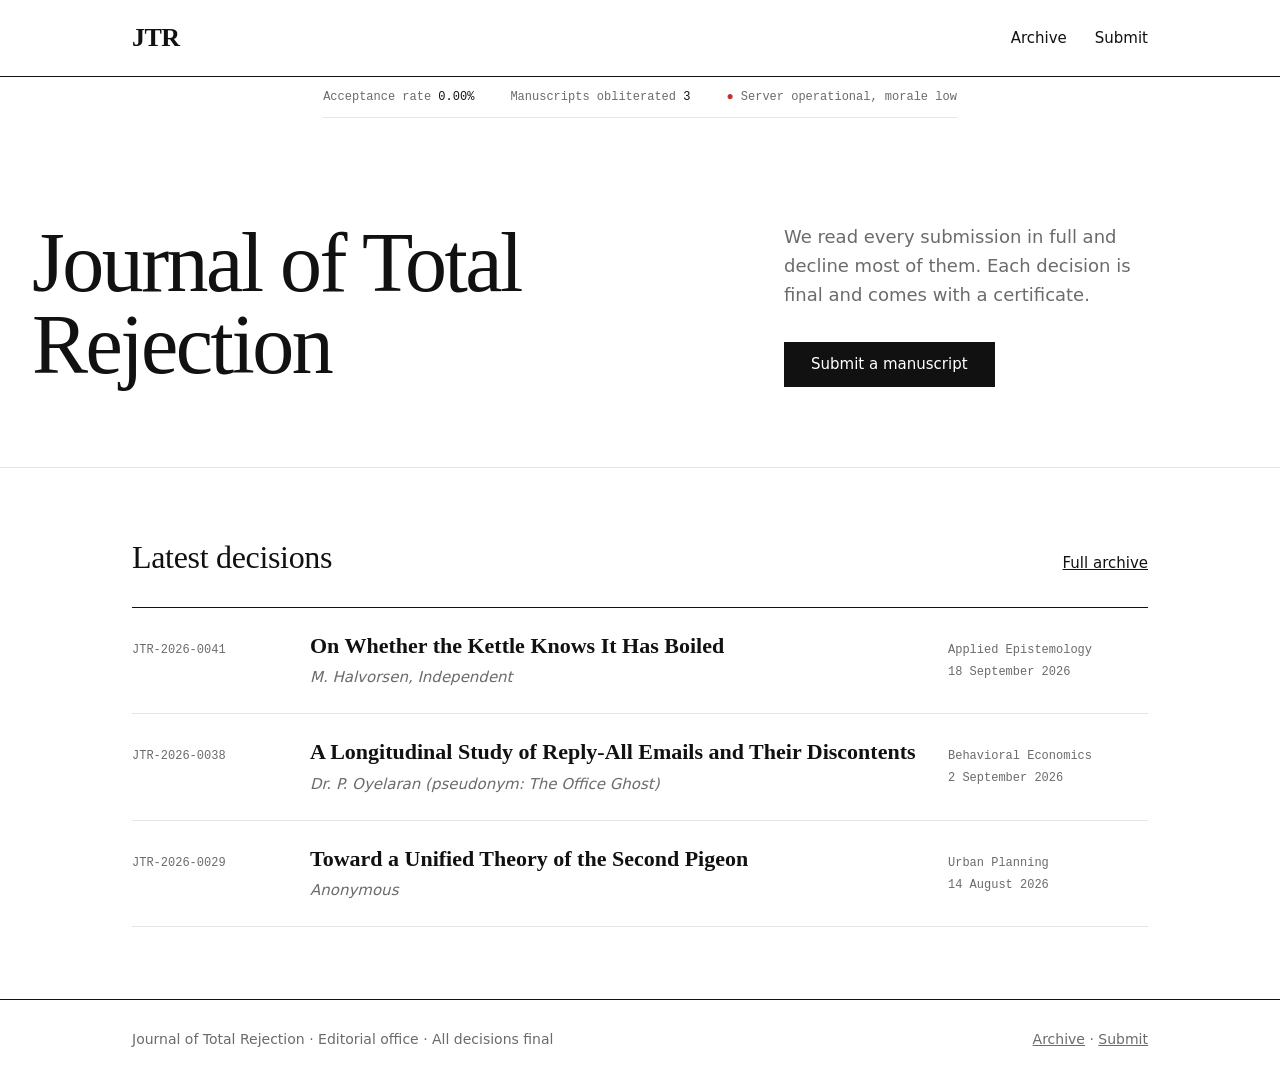
<file: index.html>
<!DOCTYPE html>
<html lang="en">
<head>
<meta charset="UTF-8">
<meta name="viewport" content="width=device-width, initial-scale=1">
<title>JTR · Satirical Academic Journal of Rejected Papers</title>
<meta name="description" content="A satirical academic journal that publishes nothing but its own rejections. Submit your paper or absurd research idea and receive a formal, printable rejection certificate.">
<!-- seo:start -->
<link rel="canonical" href="https://example.com/">
<meta name="robots" content="index, follow">
<meta property="og:type" content="website">
<meta property="og:site_name" content="JTR · Journal of Total Rejection">
<meta property="og:title" content="JTR · Satirical Academic Journal of Rejected Papers">
<meta property="og:description" content="A satirical academic journal that publishes nothing but its own rejections. Submit your paper or absurd research idea and receive a formal, printable rejection certificate.">
<meta property="og:url" content="https://example.com/">
<meta property="og:image" content="https://example.com/assets/og-card.svg">
<meta name="twitter:card" content="summary_large_image">
<meta name="twitter:title" content="JTR · Satirical Academic Journal of Rejected Papers">
<meta name="twitter:description" content="A satirical academic journal that publishes nothing but its own rejections. Submit your paper or absurd research idea and receive a formal, printable rejection certificate.">
<meta name="twitter:image" content="https://example.com/assets/og-card.svg">
<!-- seo:end -->
<link rel="icon" href="assets/favicon.svg" type="image/svg+xml">
<link rel="stylesheet" href="assets/style.css">
<script type="application/ld+json">{"@context": "https://schema.org", "@type": "WebSite", "name": "Journal of Total Rejection", "alternateName": "JTR", "url": "https://example.com/", "description": "A satirical academic journal that publishes nothing but its own rejections. Submit your paper or absurd research idea and receive a formal, printable rejection certificate."}</script>
</head>
<body data-page="home">
<header class="site-header">
  <div class="container nav">
    <a class="wordmark" href="index.html">JTR</a>
    <nav aria-label="Primary"><a href="archive.html">Archive</a><a href="submit.html">Submit</a></nav>
  </div>
</header>
<div class="container status-bar">
  <span>Acceptance rate <b>0.00%</b></span>
  <span>Manuscripts obliterated <b data-metric="count">—</b></span>
  <span><span class="dot">●</span> Server operational, morale low</span>
</div>
<main>
  <div class="hero">
    <h1>Journal of Total Rejection</h1>
    <div>
      <p class="lede">We read every submission in full and decline most of them. Each decision is final and comes with a certificate.</p>
      <p class="hero-cta"><a class="btn" href="submit.html">Submit a manuscript</a></p>
    </div>
  </div>
  <section class="block">
    <div class="container">
      <div class="section-head">
        <h2>Latest decisions</h2>
        <a class="more" href="archive.html">Full archive</a>
      </div>
      <ul class="index" id="latest"><li class="empty">Loading</li></ul>
    </div>
  </section>
</main>
<footer class="site-footer">
  <div class="container">
    <span>Journal of Total Rejection · Editorial office · All decisions final</span>
    <span><a href="archive.html">Archive</a> · <a href="submit.html">Submit</a></span>
  </div>
</footer>
<script src="assets/site.js"></script>
</body>
</html>
</file>
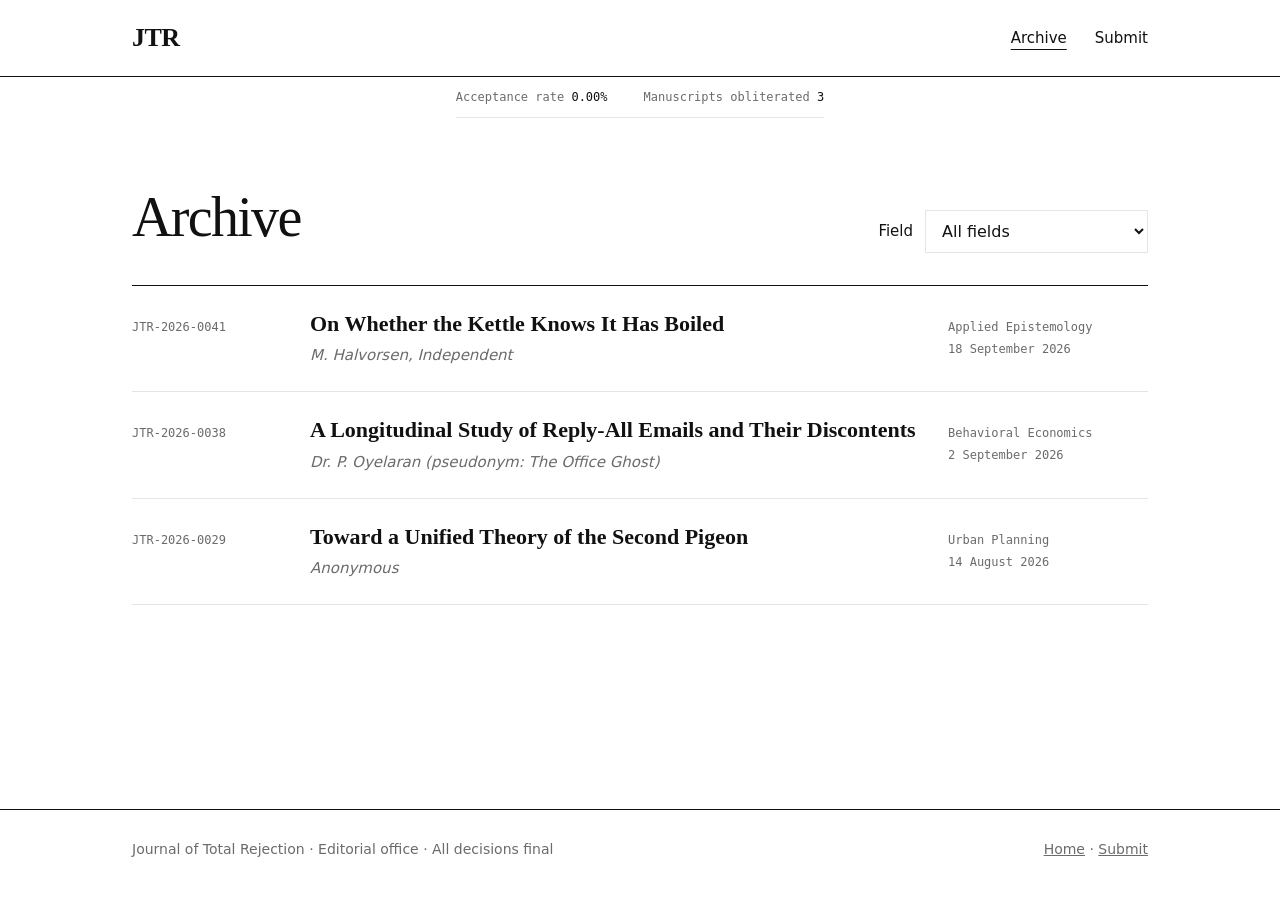
<file: archive.html>
<!DOCTYPE html>
<html lang="en">
<head>
<meta charset="UTF-8">
<meta name="viewport" content="width=device-width, initial-scale=1">
<title>Archive of Rejected Papers · JTR</title>
<meta name="description" content="Browse every manuscript the Journal of Total Rejection has declined, filtered by field, each with its own printable certificate of disappointment.">
<!-- seo:start -->
<link rel="canonical" href="https://example.com/archive.html">
<meta name="robots" content="index, follow">
<meta property="og:type" content="website">
<meta property="og:site_name" content="JTR · Journal of Total Rejection">
<meta property="og:title" content="Archive of Rejected Papers · JTR">
<meta property="og:description" content="Browse every manuscript the Journal of Total Rejection has declined, filtered by field, each with its own printable certificate of disappointment.">
<meta property="og:url" content="https://example.com/archive.html">
<meta property="og:image" content="https://example.com/assets/og-card.svg">
<meta name="twitter:card" content="summary_large_image">
<meta name="twitter:title" content="Archive of Rejected Papers · JTR">
<meta name="twitter:description" content="Browse every manuscript the Journal of Total Rejection has declined, filtered by field, each with its own printable certificate of disappointment.">
<meta name="twitter:image" content="https://example.com/assets/og-card.svg">
<!-- seo:end -->
<link rel="icon" href="assets/favicon.svg" type="image/svg+xml">
<link rel="stylesheet" href="assets/style.css">
</head>
<body data-page="archive">
<header class="site-header">
  <div class="container nav">
    <a class="wordmark" href="index.html">JTR</a>
    <nav aria-label="Primary"><a href="archive.html" aria-current="page">Archive</a><a href="submit.html">Submit</a></nav>
  </div>
</header>
<div class="container status-bar">
  <span>Acceptance rate <b>0.00%</b></span>
  <span>Manuscripts obliterated <b data-metric="count">—</b></span>
</div>
<main>
  <section class="block" style="border-top:none">
    <div class="container">
      <div class="section-head">
        <h1 class="page-title">Archive</h1>
        <label class="filter">Field
          <select id="field" aria-label="Filter by field"><option value="">All fields</option></select>
        </label>
      </div>
      <ul class="index" id="all"><li class="empty">Loading</li></ul>
    </div>
  </section>
</main>
<footer class="site-footer">
  <div class="container">
    <span>Journal of Total Rejection · Editorial office · All decisions final</span>
    <span><a href="index.html">Home</a> · <a href="submit.html">Submit</a></span>
  </div>
</footer>
<script src="assets/site.js"></script>
</body>
</html>
</file>
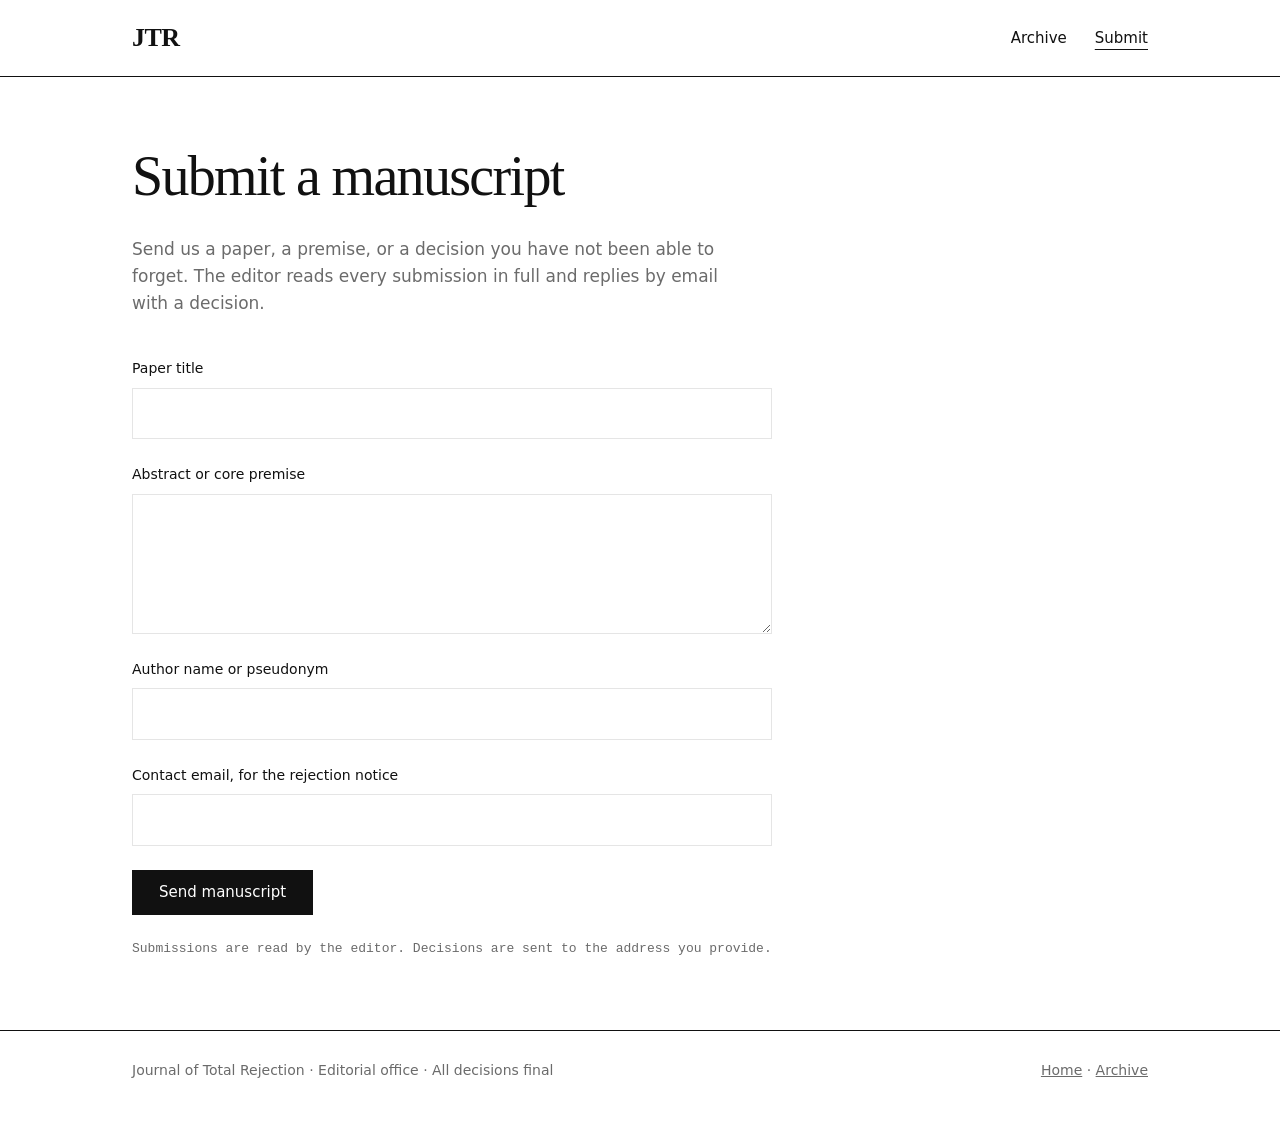
<file: submit.html>
<!DOCTYPE html>
<html lang="en">
<head>
<meta charset="UTF-8">
<meta name="viewport" content="width=device-width, initial-scale=1">
<title>Submit a Paper to JTR · Satirical Journal Submissions</title>
<meta name="description" content="Submit a paper, premise, or research idea to the Journal of Total Rejection. Every submission is read in full and answered by email with a formal decision.">
<!-- seo:start -->
<link rel="canonical" href="https://example.com/submit.html">
<meta name="robots" content="index, follow">
<meta property="og:type" content="website">
<meta property="og:site_name" content="JTR · Journal of Total Rejection">
<meta property="og:title" content="Submit a Paper to JTR · Satirical Journal Submissions">
<meta property="og:description" content="Submit a paper, premise, or research idea to the Journal of Total Rejection. Every submission is read in full and answered by email with a formal decision.">
<meta property="og:url" content="https://example.com/submit.html">
<meta property="og:image" content="https://example.com/assets/og-card.svg">
<meta name="twitter:card" content="summary_large_image">
<meta name="twitter:title" content="Submit a Paper to JTR · Satirical Journal Submissions">
<meta name="twitter:description" content="Submit a paper, premise, or research idea to the Journal of Total Rejection. Every submission is read in full and answered by email with a formal decision.">
<meta name="twitter:image" content="https://example.com/assets/og-card.svg">
<!-- seo:end -->
<link rel="icon" href="assets/favicon.svg" type="image/svg+xml">
<link rel="stylesheet" href="assets/style.css">
</head>
<body data-page="submit">
<header class="site-header">
  <div class="container nav">
    <a class="wordmark" href="index.html">JTR</a>
    <nav aria-label="Primary"><a href="archive.html">Archive</a><a href="submit.html" aria-current="page">Submit</a></nav>
  </div>
</header>
<main>
  <section class="block" style="border-top:none">
    <div class="container">
      <h1 class="page-title">Submit a manuscript</h1>
      <p class="prose" style="margin-top:32px">Send us a paper, a premise, or a decision you have not been able to forget. The editor reads every submission in full and replies by email with a decision.</p>
      <form class="form" id="submit-form" novalidate>
        <input type="hidden" name="access_key" value="e7e74068-f9f1-4ba3-99de-f6b756282dd7">
        <label>Paper title
          <input name="title" type="text" required maxlength="160">
        </label>
        <label>Abstract or core premise
          <textarea name="abstract" required maxlength="2000"></textarea>
        </label>
        <label>Author name or pseudonym
          <input name="author" type="text" required maxlength="80">
        </label>
        <label>Contact email, for the rejection notice
          <input name="email" type="email" required>
        </label>
        <div>
          <button class="btn" type="submit">Send manuscript</button>
        </div>
        <p class="note" id="form-note" role="status">Submissions are read by the editor. Decisions are sent to the address you provide.</p>
      </form>
    </div>
  </section>
</main>
<footer class="site-footer">
  <div class="container">
    <span>Journal of Total Rejection · Editorial office · All decisions final</span>
    <span><a href="index.html">Home</a> · <a href="archive.html">Archive</a></span>
  </div>
</footer>
<script src="assets/site.js"></script>
</body>
</html>
</file>
<file: assets/style.css>
:root{--ink:#111111;--paper:#FFFFFF;--rule:#E5E5E5;--muted:#6B6B6B;--crimson:#C53030;
--serif:"Playfair Display",Georgia,"Times New Roman",serif;
--sans:Inter,system-ui,-apple-system,"Segoe UI",sans-serif;
--mono:ui-monospace,SFMono-Regular,Menlo,Consolas,monospace}
*{box-sizing:border-box}
html,body{margin:0;background:var(--paper);color:var(--ink)}
body{font:16px/1.6 var(--sans);-webkit-font-smoothing:antialiased;min-height:100vh;display:flex;flex-direction:column}
main{flex:1}
a{color:inherit}
:focus-visible{outline:1px solid var(--crimson);outline-offset:3px}
.container{max-width:1080px;margin:0 auto;padding:0 32px}
.site-header{border-bottom:1px solid var(--ink)}
.nav{display:flex;justify-content:space-between;align-items:center;height:76px}
.wordmark{font:700 26px/1 var(--serif);text-decoration:none;letter-spacing:-.02em}
.nav nav{display:flex;gap:28px;font-size:15px}
.nav nav a{text-decoration:none}
.nav nav a:hover,.nav nav a[aria-current="page"]{text-decoration:underline;text-underline-offset:6px;text-decoration-thickness:1px}
.status-bar{font:12px/1 var(--mono);color:var(--muted);display:flex;flex-wrap:wrap;gap:10px 36px;padding:14px 0;border-bottom:1px solid var(--rule)}
.status-bar b{color:var(--ink);font-weight:500}
.status-bar .dot{color:var(--crimson)}
.hero{padding:104px 32px 80px;display:grid;grid-template-columns:1.5fr 1fr;gap:56px;align-items:end}
h1{font:400 clamp(44px,7vw,84px)/.98 var(--serif);letter-spacing:-.03em;margin:0}
.page-title{font-size:clamp(40px,5vw,56px)}
.lede{color:var(--muted);font-size:18px;margin:0;max-width:34ch}
.hero-cta{margin:32px 0 0}
.block{padding:72px 0;border-top:1px solid var(--rule)}
.section-head{display:flex;justify-content:space-between;align-items:baseline;flex-wrap:wrap;gap:16px 32px;margin-bottom:32px}
h2{font:400 32px/1.1 var(--serif);margin:0;letter-spacing:-.01em}
.more{font-size:15px}
.index{list-style:none;margin:0;padding:0;border-top:1px solid var(--ink)}
.row{display:grid;grid-template-columns:150px 1fr 200px;gap:28px;padding:24px 0;border-bottom:1px solid var(--rule);text-decoration:none;align-items:baseline}
.row:hover .row-title{text-decoration:underline;text-underline-offset:4px;text-decoration-thickness:1px}
.row-id,.row-field{font:12px/1.5 var(--mono);color:var(--muted)}
.row-title{display:block;font:700 22px/1.25 var(--serif)}
.row-author{display:block;font-style:italic;color:var(--muted);font-size:15px;margin-top:6px}
.row-date{display:block;margin-top:4px}
.empty{color:var(--muted);font-style:italic;padding:24px 0}
.filter{display:flex;gap:12px;align-items:center;font-size:15px;font-weight:400}
select,input,textarea{font:inherit;font-size:16px;color:var(--ink);background:var(--paper);border:1px solid var(--rule);border-radius:0;padding:12px 14px;width:100%}
select{width:auto;padding:10px 12px}
input:focus,textarea:focus,select:focus{outline:none;border-color:var(--ink)}
.btn{font:500 15px/1 var(--sans);background:var(--ink);color:var(--paper);border:1px solid var(--ink);border-radius:0;padding:14px 26px;cursor:pointer;text-decoration:none;display:inline-block}
.btn:hover{background:var(--paper);color:var(--ink)}
.btn:disabled{opacity:.5;cursor:default}
.btn.ghost{background:var(--paper);color:var(--ink)}
.btn.ghost:hover{background:var(--ink);color:var(--paper)}
.form{display:grid;gap:24px;max-width:640px}
label{display:grid;gap:8px;font-size:14px;font-weight:500}
textarea{min-height:140px;resize:vertical}
.note{font:13px/1.5 var(--mono);color:var(--muted);margin:0}
.note.error{color:var(--crimson)}
.note.ok{color:var(--ink)}
.prose{max-width:620px;color:var(--muted);margin:0 0 40px;font-size:17px}
.site-footer{border-top:1px solid var(--ink);padding:28px 0 40px;font-size:14px;color:var(--muted)}
.site-footer .container{display:flex;flex-wrap:wrap;justify-content:space-between;gap:12px}
.certificate{max-width:780px;margin:72px auto;border:1px solid var(--ink);padding:64px 60px;position:relative}
.cert-head{text-align:center;border-bottom:1px solid var(--ink);padding-bottom:24px;margin-bottom:40px}
.cert-org{font:700 22px/1.2 var(--serif)}
.cert-sub{font:12px var(--mono);color:var(--muted);margin-top:6px}
.cert-title{font:400 36px/1.1 var(--serif);text-align:center;margin:0 0 40px;letter-spacing:-.01em}
.certificate dl{display:grid;grid-template-columns:170px 1fr;gap:14px 24px;margin:0 0 40px;font-size:15px}
.certificate dt{font:12px/1.9 var(--mono);color:var(--muted)}
.certificate dd{margin:0}
.cert-text{font-size:15px;margin:0 0 24px}
.verdict{border-left:2px solid var(--ink);padding-left:20px;font:400 19px/1.55 var(--serif);margin:0 0 56px}
.stamp{position:absolute;right:56px;bottom:124px;transform:rotate(-10deg);border:4px solid var(--crimson);color:var(--crimson);font:700 46px/1 var(--serif);letter-spacing:.08em;padding:8px 22px 4px;opacity:.9;pointer-events:none}
.cert-actions{display:flex;gap:12px;justify-content:flex-end;flex-wrap:wrap}
.cert-actions .btn{padding:11px 18px;font-size:14px}
.notfound{text-align:center;padding:140px 0}
.notfound h1{font-size:56px;margin-bottom:24px}
.notfound p{color:var(--muted);margin:0 0 12px}

.certificate::before{content:"";position:absolute;inset:10px;border:1px solid var(--ink);pointer-events:none}
.certificate{border:1px solid var(--ink)}
.cert-sign{display:grid;grid-template-columns:1fr 1fr;gap:48px;margin-top:56px}
.cert-sign div{font:11px/1.4 var(--mono);color:var(--muted);text-transform:uppercase;letter-spacing:.08em}
.cert-sign span{display:block;height:44px;border-bottom:1px solid var(--ink);margin-bottom:8px}
@media (max-width:760px){
  .container{padding:0 20px}
  .nav nav{gap:18px}
  .hero{grid-template-columns:1fr;padding:64px 20px 56px;gap:32px}
  .row{grid-template-columns:1fr;gap:8px}
  .certificate{padding:44px 24px;margin:40px auto}
  .certificate dl{grid-template-columns:1fr;gap:2px}
  .certificate dt{margin-top:12px}
  .stamp{right:20px;bottom:110px;font-size:30px}
}
@page{size:A4;margin:0}
@media print{
  *{-webkit-print-color-adjust:exact;print-color-adjust:exact}
  html,body{background:#FFFFFF;display:block;min-height:0}
  main{display:block}
  .container{max-width:none;padding:0}
  .site-header,.site-footer,.cert-actions,.status-bar,.skip-link{display:none!important}
  .certificate{
    max-width:none;width:100%;height:297mm;margin:0;box-sizing:border-box;
    padding:22mm 24mm 18mm;border:1.2px solid var(--ink);
    display:flex;flex-direction:column;
  }
  .certificate::before{inset:7mm;border:.6px solid var(--ink)}
  .cert-head{padding-bottom:10pt;margin-bottom:26pt}
  .cert-org{font-size:20pt;letter-spacing:.02em}
  .cert-sub{font-size:8.5pt;letter-spacing:.14em;text-transform:uppercase}
  .cert-title{font-size:32pt;margin-bottom:26pt}
  .certificate dl{grid-template-columns:120pt 1fr;gap:9pt 18pt;margin-bottom:28pt;font-size:11pt}
  .certificate dt{font-size:8.5pt;padding-top:2pt}
  .cert-text{font-size:11pt;line-height:1.7;margin-bottom:16pt}
  .verdict{font-size:15pt;line-height:1.55;margin-bottom:0}
  .cert-sign{margin-top:auto}
  .stamp{position:absolute;right:30mm;bottom:72mm;font-size:52pt;border-width:4pt;transform:rotate(-10deg)}
  a{text-decoration:none;color:inherit}
  dd,blockquote{break-inside:avoid}
}
@media (prefers-reduced-motion:reduce){*{transition:none!important;animation:none!important}}
</file>
